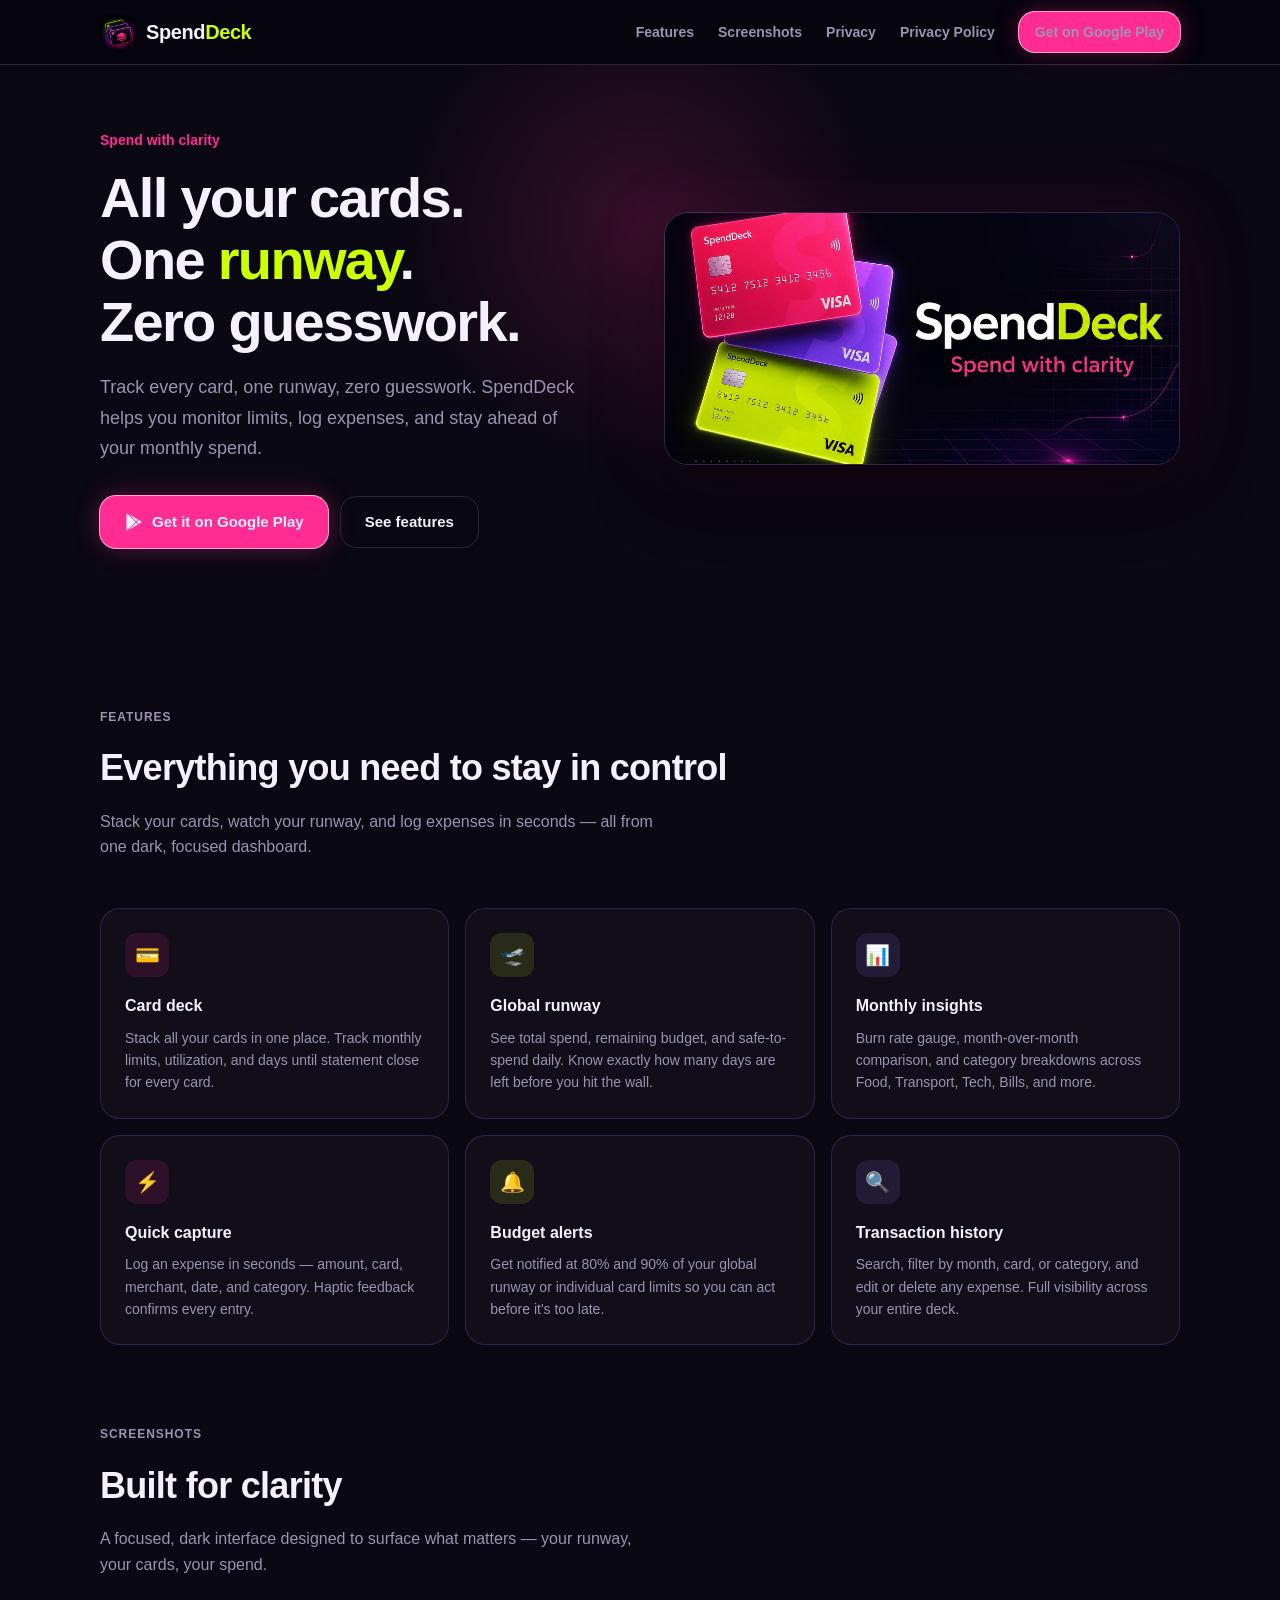
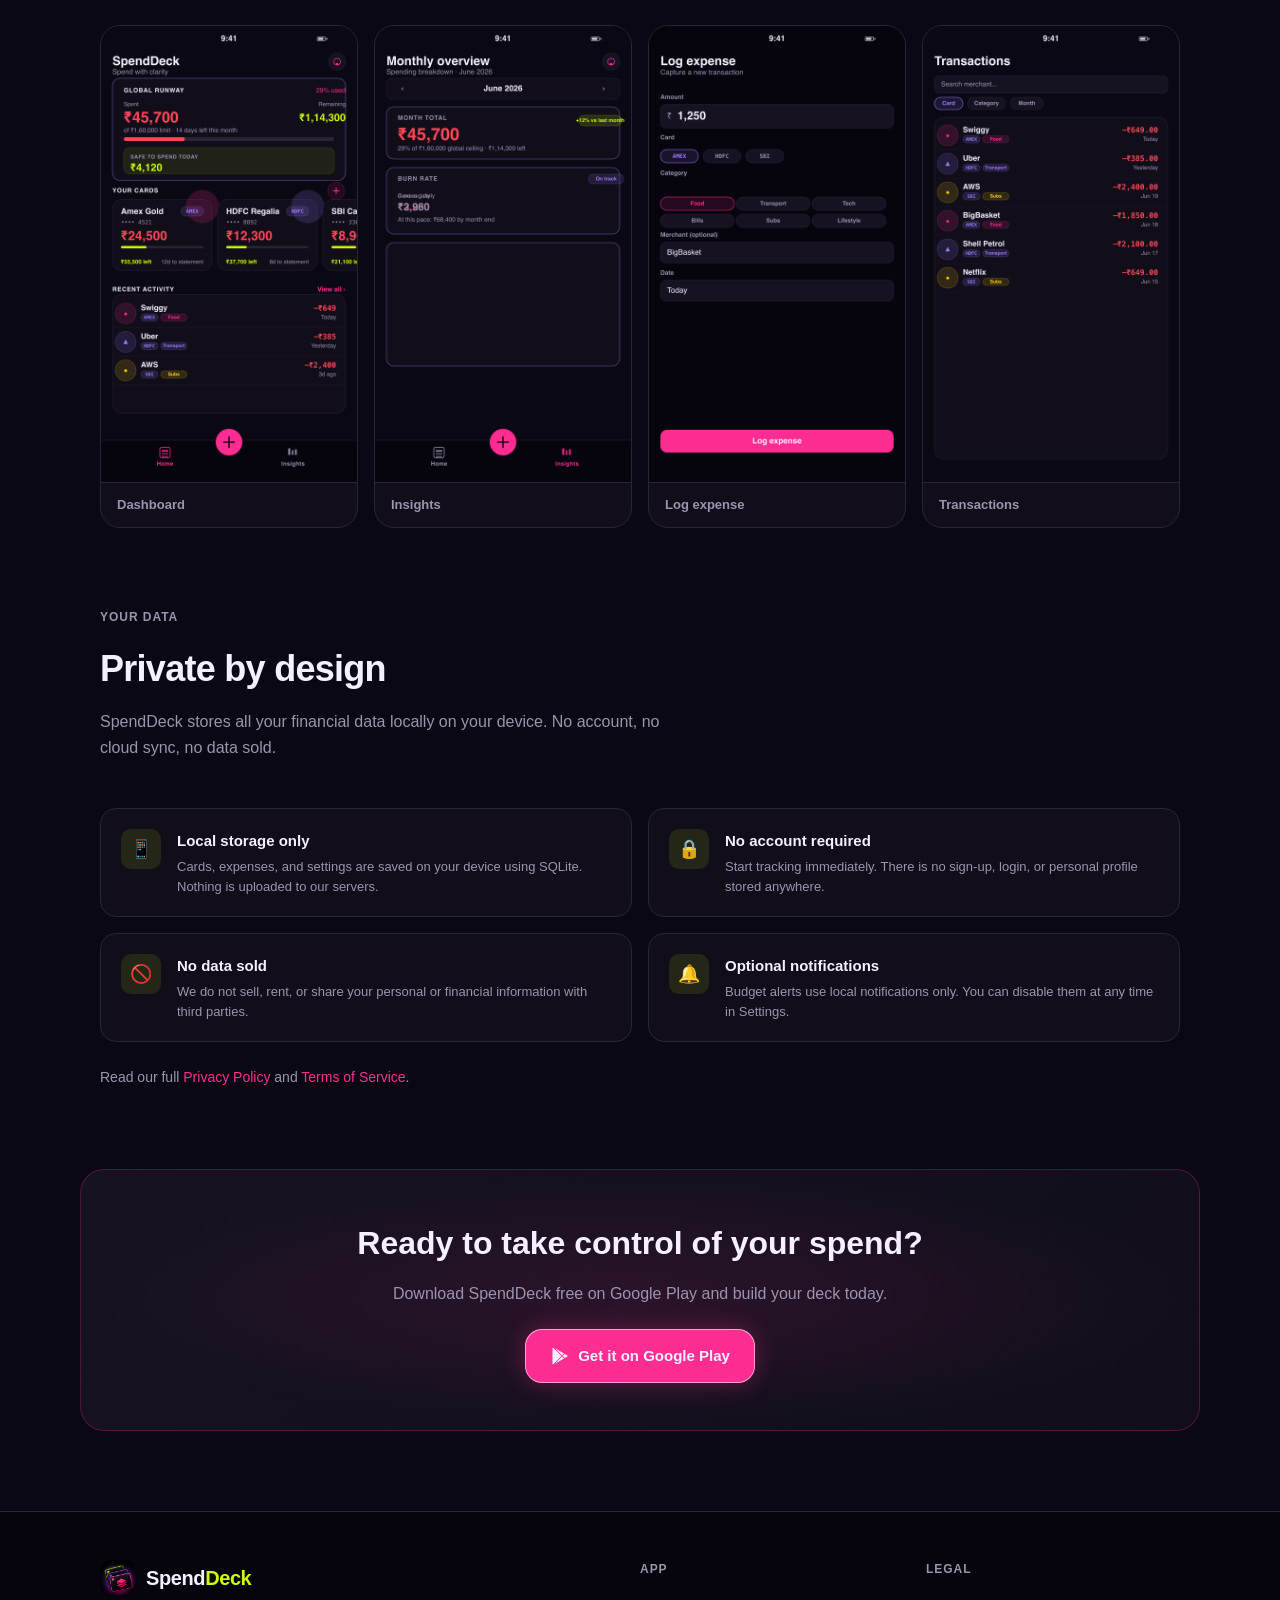
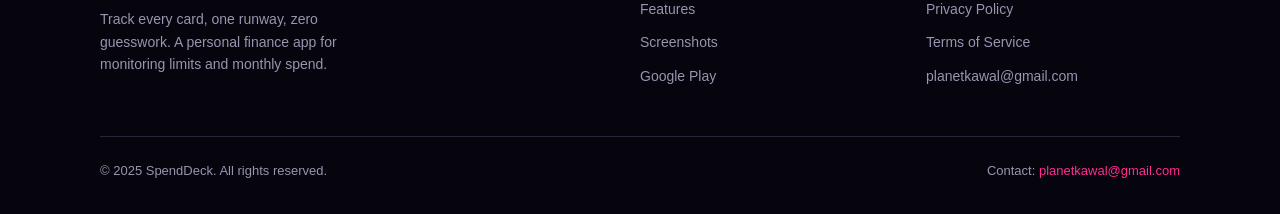
<file: index.html>
<!DOCTYPE html>
<html lang="en">
<head>
  <meta charset="UTF-8">
  <meta name="viewport" content="width=device-width, initial-scale=1.0">
  <meta name="description" content="SpendDeck — Track every card, one runway, zero guesswork. Monitor limits, log expenses, and stay ahead of your monthly spend.">
  <meta name="theme-color" content="#0A0812">
  <title>SpendDeck — Spend with clarity</title>
  <link rel="icon" type="image/png" href="assets/images/favicon.png">
  <link rel="apple-touch-icon" href="assets/images/play-store-icon-512.png">
  <link rel="stylesheet" href="css/styles.css">
</head>
<body>
  <header class="site-header">
    <div class="container header-inner">
      <a href="index.html" class="logo" aria-label="SpendDeck home">
        <img src="assets/images/play-store-icon-512.png" alt="SpendDeck icon" width="36" height="36">
        <span class="logo-text">
          <span class="spend">Spend</span><span class="deck">Deck</span>
        </span>
      </a>
      <button class="nav-toggle" aria-label="Toggle navigation" aria-expanded="false">
        <svg width="24" height="24" viewBox="0 0 24 24" fill="none" stroke="currentColor" stroke-width="2" stroke-linecap="round">
          <line x1="3" y1="6" x2="21" y2="6"/><line x1="3" y1="12" x2="21" y2="12"/><line x1="3" y1="18" x2="21" y2="18"/>
        </svg>
      </button>
      <nav>
        <ul class="nav-links">
          <li><a href="#features">Features</a></li>
          <li><a href="#screenshots">Screenshots</a></li>
          <li><a href="#privacy">Privacy</a></li>
          <li><a href="privacy.html">Privacy Policy</a></li>
          <li>
            <a href="https://play.google.com/store/apps/details?id=com.devkawal.spenddeckmobileapp" target="_blank" rel="noopener noreferrer" class="btn btn-primary btn-sm">Get on Google Play</a>
          </li>
        </ul>
      </nav>
    </div>
  </header>

  <main>
    <section class="hero">
      <div class="container hero-grid">
        <div class="hero-content">
          <p class="hero-eyebrow">Spend with clarity</p>
          <h1>All your cards.<br>One <span class="highlight">runway</span>.<br>Zero guesswork.</h1>
          <p class="hero-description">
            Track every card, one runway, zero guesswork. SpendDeck helps you monitor limits, log expenses, and stay ahead of your monthly spend.
          </p>
          <div class="hero-actions">
            <a href="https://play.google.com/store/apps/details?id=com.devkawal.spenddeckmobileapp" target="_blank" rel="noopener noreferrer" class="btn btn-primary">
              <svg width="20" height="20" viewBox="0 0 24 24" fill="currentColor"><path d="M3.609 1.814L13.792 12 3.61 22.186a1.003 1.003 0 0 1-.601-.92V2.734a1 1 0 0 1 .601-.92zm10.89 10.893l2.302 2.302-10.937 6.333 8.635-8.635zm3.199-3.198l2.807 1.626a1 1 0 0 1 0 1.73l-2.808 1.626L15.206 12l2.492-2.491zM5.864 2.658L16.8 8.99l-2.302 2.302L5.864 2.658z"/></svg>
              Get it on Google Play
            </a>
            <a href="#features" class="btn btn-outline">See features</a>
          </div>
        </div>
        <div class="hero-visual">
          <img
            src="assets/images/play-store-feature-graphic-1024x500.png"
            alt="SpendDeck app preview — dashboard, insights, and expense tracking"
            class="feature-graphic"
            width="1024"
            height="500"
          >
        </div>
      </div>
    </section>

    <section id="features" class="section">
      <div class="container">
        <p class="section-label">Features</p>
        <h2 class="section-title">Everything you need to stay in control</h2>
        <p class="section-subtitle">Stack your cards, watch your runway, and log expenses in seconds — all from one dark, focused dashboard.</p>
        <div class="features-grid">
          <article class="feature-card">
            <div class="feature-icon pink" aria-hidden="true">💳</div>
            <h3>Card deck</h3>
            <p>Stack all your cards in one place. Track monthly limits, utilization, and days until statement close for every card.</p>
          </article>
          <article class="feature-card">
            <div class="feature-icon mint" aria-hidden="true">🛫</div>
            <h3>Global runway</h3>
            <p>See total spend, remaining budget, and safe-to-spend daily. Know exactly how many days are left before you hit the wall.</p>
          </article>
          <article class="feature-card">
            <div class="feature-icon violet" aria-hidden="true">📊</div>
            <h3>Monthly insights</h3>
            <p>Burn rate gauge, month-over-month comparison, and category breakdowns across Food, Transport, Tech, Bills, and more.</p>
          </article>
          <article class="feature-card">
            <div class="feature-icon pink" aria-hidden="true">⚡</div>
            <h3>Quick capture</h3>
            <p>Log an expense in seconds — amount, card, merchant, date, and category. Haptic feedback confirms every entry.</p>
          </article>
          <article class="feature-card">
            <div class="feature-icon mint" aria-hidden="true">🔔</div>
            <h3>Budget alerts</h3>
            <p>Get notified at 80% and 90% of your global runway or individual card limits so you can act before it's too late.</p>
          </article>
          <article class="feature-card">
            <div class="feature-icon violet" aria-hidden="true">🔍</div>
            <h3>Transaction history</h3>
            <p>Search, filter by month, card, or category, and edit or delete any expense. Full visibility across your entire deck.</p>
          </article>
        </div>
      </div>
    </section>

    <section id="screenshots" class="section" style="padding-top: 0;">
      <div class="container">
        <p class="section-label">Screenshots</p>
        <h2 class="section-title">Built for clarity</h2>
        <p class="section-subtitle">A focused, dark interface designed to surface what matters — your runway, your cards, your spend.</p>
        <div class="screenshots-grid">
          <figure class="screenshot-card">
            <img src="assets/screenshots/01-home.png" alt="SpendDeck home screen showing global runway and card deck" loading="lazy">
            <figcaption class="screenshot-label">Dashboard</figcaption>
          </figure>
          <figure class="screenshot-card">
            <img src="assets/screenshots/02-insights.png" alt="SpendDeck insights screen with burn rate and category breakdown" loading="lazy">
            <figcaption class="screenshot-label">Insights</figcaption>
          </figure>
          <figure class="screenshot-card">
            <img src="assets/screenshots/03-capture.png" alt="SpendDeck expense capture screen" loading="lazy">
            <figcaption class="screenshot-label">Log expense</figcaption>
          </figure>
          <figure class="screenshot-card">
            <img src="assets/screenshots/04-transactions.png" alt="SpendDeck transactions list with filters" loading="lazy">
            <figcaption class="screenshot-label">Transactions</figcaption>
          </figure>
        </div>
      </div>
    </section>

    <section id="privacy" class="section" style="padding-top: 0;">
      <div class="container">
        <p class="section-label">Your data</p>
        <h2 class="section-title">Private by design</h2>
        <p class="section-subtitle">SpendDeck stores all your financial data locally on your device. No account, no cloud sync, no data sold.</p>
        <div class="trust-grid">
          <div class="trust-item">
            <div class="trust-icon" aria-hidden="true">📱</div>
            <div>
              <h3>Local storage only</h3>
              <p>Cards, expenses, and settings are saved on your device using SQLite. Nothing is uploaded to our servers.</p>
            </div>
          </div>
          <div class="trust-item">
            <div class="trust-icon" aria-hidden="true">🔒</div>
            <div>
              <h3>No account required</h3>
              <p>Start tracking immediately. There is no sign-up, login, or personal profile stored anywhere.</p>
            </div>
          </div>
          <div class="trust-item">
            <div class="trust-icon" aria-hidden="true">🚫</div>
            <div>
              <h3>No data sold</h3>
              <p>We do not sell, rent, or share your personal or financial information with third parties.</p>
            </div>
          </div>
          <div class="trust-item">
            <div class="trust-icon" aria-hidden="true">🔔</div>
            <div>
              <h3>Optional notifications</h3>
              <p>Budget alerts use local notifications only. You can disable them at any time in Settings.</p>
            </div>
          </div>
        </div>
        <p style="margin-top: 1.5rem; color: var(--steel); font-size: 0.875rem;">
          Read our full <a href="privacy.html">Privacy Policy</a> and <a href="terms.html">Terms of Service</a>.
        </p>
      </div>
    </section>

    <section class="cta-banner">
      <h2>Ready to take control of your spend?</h2>
      <p>Download SpendDeck free on Google Play and build your deck today.</p>
      <a href="https://play.google.com/store/apps/details?id=com.devkawal.spenddeckmobileapp" target="_blank" rel="noopener noreferrer" class="btn btn-primary">
        <svg width="20" height="20" viewBox="0 0 24 24" fill="currentColor"><path d="M3.609 1.814L13.792 12 3.61 22.186a1.003 1.003 0 0 1-.601-.92V2.734a1 1 0 0 1 .601-.92zm10.89 10.893l2.302 2.302-10.937 6.333 8.635-8.635zm3.199-3.198l2.807 1.626a1 1 0 0 1 0 1.73l-2.808 1.626L15.206 12l2.492-2.491zM5.864 2.658L16.8 8.99l-2.302 2.302L5.864 2.658z"/></svg>
        Get it on Google Play
      </a>
    </section>
  </main>

  <footer class="site-footer">
    <div class="container">
      <div class="footer-grid">
        <div class="footer-brand">
          <a href="index.html" class="logo">
            <img src="assets/images/play-store-icon-512.png" alt="" width="32" height="32">
            <span class="logo-text">
              <span class="spend">Spend</span><span class="deck">Deck</span>
            </span>
          </a>
          <p>Track every card, one runway, zero guesswork. A personal finance app for monitoring limits and monthly spend.</p>
        </div>
        <div class="footer-col">
          <h4>App</h4>
          <ul>
            <li><a href="#features">Features</a></li>
            <li><a href="#screenshots">Screenshots</a></li>
            <li><a href="https://play.google.com/store/apps/details?id=com.devkawal.spenddeckmobileapp" target="_blank" rel="noopener noreferrer">Google Play</a></li>
          </ul>
        </div>
        <div class="footer-col">
          <h4>Legal</h4>
          <ul>
            <li><a href="privacy.html">Privacy Policy</a></li>
            <li><a href="terms.html">Terms of Service</a></li>
            <li><a href="mailto:planetkawal@gmail.com">planetkawal@gmail.com</a></li>
          </ul>
        </div>
      </div>
      <div class="footer-bottom">
        <p>&copy; 2025 SpendDeck. All rights reserved.</p>
        <p>Contact: <a href="mailto:planetkawal@gmail.com">planetkawal@gmail.com</a></p>
      </div>
    </div>
  </footer>

  <script src="js/main.js"></script>
</body>
</html>
</file>
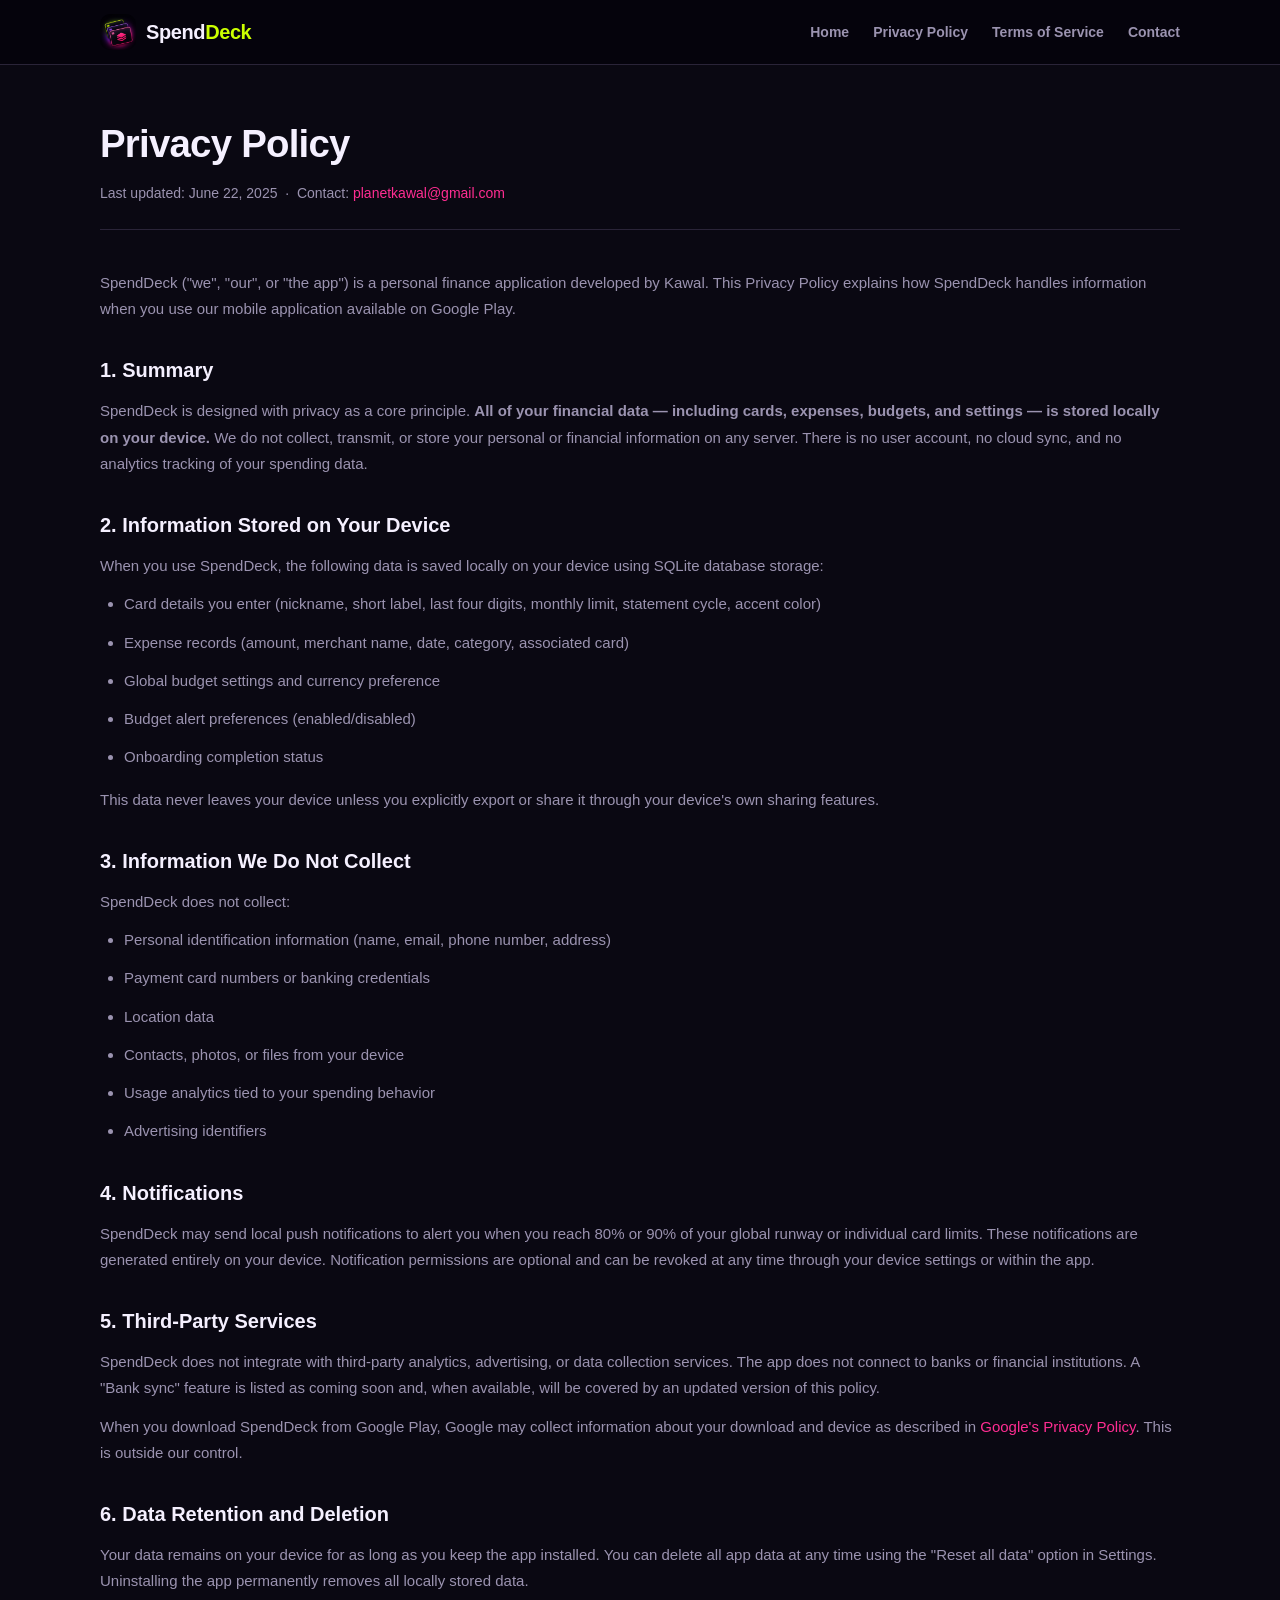
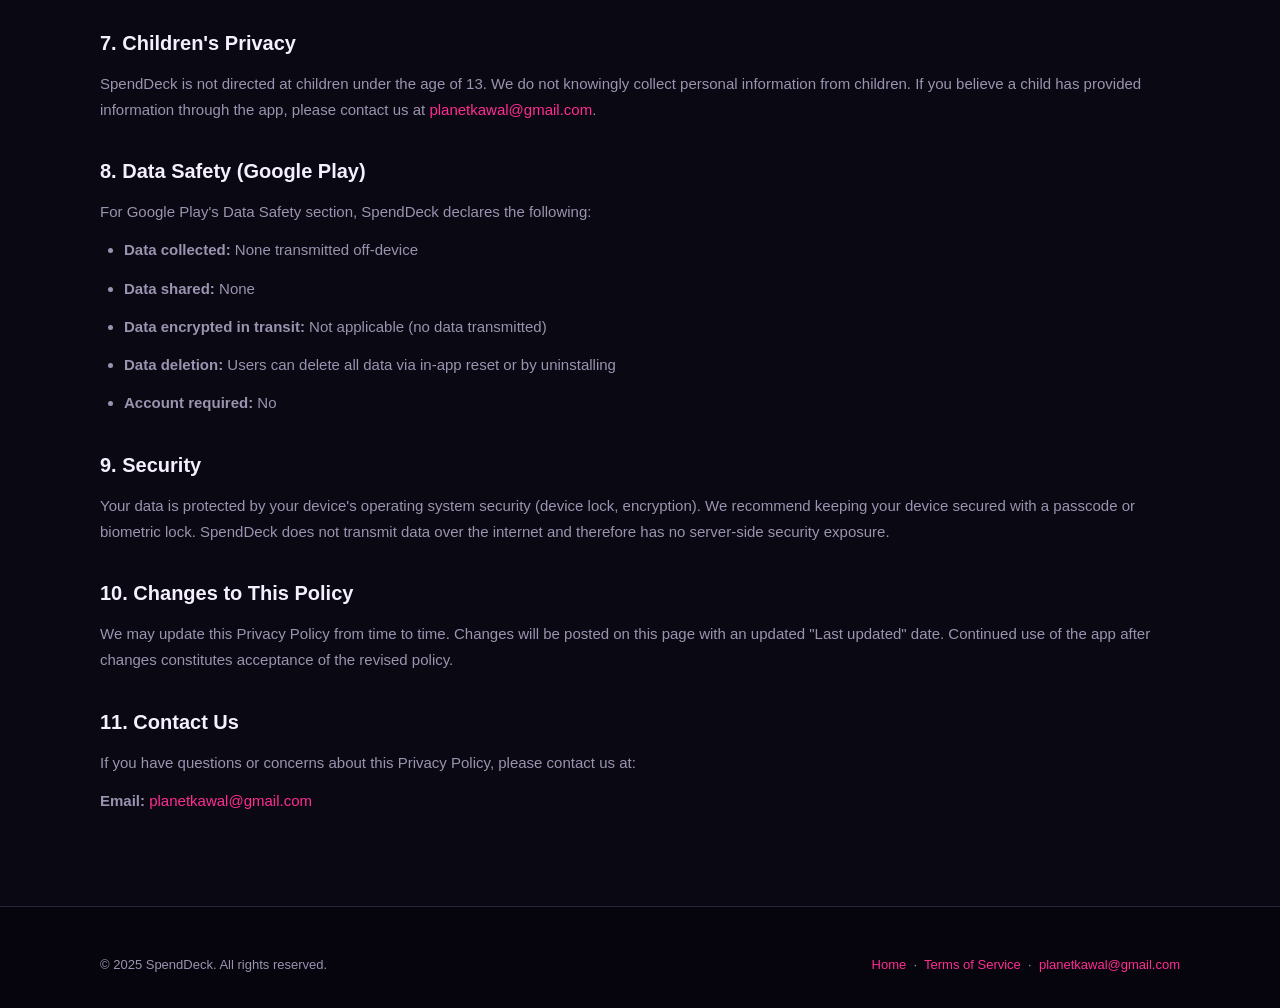
<file: privacy.html>
<!DOCTYPE html>
<html lang="en">
<head>
  <meta charset="UTF-8">
  <meta name="viewport" content="width=device-width, initial-scale=1.0">
  <meta name="description" content="SpendDeck Privacy Policy — how we handle your data. All financial data is stored locally on your device.">
  <meta name="theme-color" content="#0A0812">
  <title>Privacy Policy — SpendDeck</title>
  <link rel="icon" type="image/png" href="assets/images/favicon.png">
  <link rel="stylesheet" href="css/styles.css">
</head>
<body>
  <header class="site-header">
    <div class="container header-inner">
      <a href="index.html" class="logo" aria-label="SpendDeck home">
        <img src="assets/images/play-store-icon-512.png" alt="SpendDeck icon" width="36" height="36">
        <span class="logo-text">
          <span class="spend">Spend</span><span class="deck">Deck</span>
        </span>
      </a>
      <button class="nav-toggle" aria-label="Toggle navigation" aria-expanded="false">
        <svg width="24" height="24" viewBox="0 0 24 24" fill="none" stroke="currentColor" stroke-width="2" stroke-linecap="round">
          <line x1="3" y1="6" x2="21" y2="6"/><line x1="3" y1="12" x2="21" y2="12"/><line x1="3" y1="18" x2="21" y2="18"/>
        </svg>
      </button>
      <nav>
        <ul class="nav-links">
          <li><a href="index.html">Home</a></li>
          <li><a href="privacy.html">Privacy Policy</a></li>
          <li><a href="terms.html">Terms of Service</a></li>
          <li><a href="mailto:planetkawal@gmail.com">Contact</a></li>
        </ul>
      </nav>
    </div>
  </header>

  <main class="legal-page">
    <div class="container">
      <h1>Privacy Policy</h1>
      <p class="legal-meta">Last updated: June 22, 2025 &nbsp;·&nbsp; Contact: <a href="mailto:planetkawal@gmail.com">planetkawal@gmail.com</a></p>

      <div class="legal-content">
        <p>
          SpendDeck ("we", "our", or "the app") is a personal finance application developed by Kawal. This Privacy Policy explains how SpendDeck handles information when you use our mobile application available on Google Play.
        </p>

        <h2>1. Summary</h2>
        <p>
          SpendDeck is designed with privacy as a core principle. <strong>All of your financial data — including cards, expenses, budgets, and settings — is stored locally on your device.</strong> We do not collect, transmit, or store your personal or financial information on any server. There is no user account, no cloud sync, and no analytics tracking of your spending data.
        </p>

        <h2>2. Information Stored on Your Device</h2>
        <p>When you use SpendDeck, the following data is saved locally on your device using SQLite database storage:</p>
        <ul>
          <li>Card details you enter (nickname, short label, last four digits, monthly limit, statement cycle, accent color)</li>
          <li>Expense records (amount, merchant name, date, category, associated card)</li>
          <li>Global budget settings and currency preference</li>
          <li>Budget alert preferences (enabled/disabled)</li>
          <li>Onboarding completion status</li>
        </ul>
        <p>This data never leaves your device unless you explicitly export or share it through your device's own sharing features.</p>

        <h2>3. Information We Do Not Collect</h2>
        <p>SpendDeck does not collect:</p>
        <ul>
          <li>Personal identification information (name, email, phone number, address)</li>
          <li>Payment card numbers or banking credentials</li>
          <li>Location data</li>
          <li>Contacts, photos, or files from your device</li>
          <li>Usage analytics tied to your spending behavior</li>
          <li>Advertising identifiers</li>
        </ul>

        <h2>4. Notifications</h2>
        <p>
          SpendDeck may send local push notifications to alert you when you reach 80% or 90% of your global runway or individual card limits. These notifications are generated entirely on your device. Notification permissions are optional and can be revoked at any time through your device settings or within the app.
        </p>

        <h2>5. Third-Party Services</h2>
        <p>
          SpendDeck does not integrate with third-party analytics, advertising, or data collection services. The app does not connect to banks or financial institutions. A "Bank sync" feature is listed as coming soon and, when available, will be covered by an updated version of this policy.
        </p>
        <p>
          When you download SpendDeck from Google Play, Google may collect information about your download and device as described in <a href="https://policies.google.com/privacy" target="_blank" rel="noopener noreferrer">Google's Privacy Policy</a>. This is outside our control.
        </p>

        <h2>6. Data Retention and Deletion</h2>
        <p>
          Your data remains on your device for as long as you keep the app installed. You can delete all app data at any time using the "Reset all data" option in Settings. Uninstalling the app permanently removes all locally stored data.
        </p>

        <h2>7. Children's Privacy</h2>
        <p>
          SpendDeck is not directed at children under the age of 13. We do not knowingly collect personal information from children. If you believe a child has provided information through the app, please contact us at <a href="mailto:planetkawal@gmail.com">planetkawal@gmail.com</a>.
        </p>

        <h2>8. Data Safety (Google Play)</h2>
        <p>For Google Play's Data Safety section, SpendDeck declares the following:</p>
        <ul>
          <li><strong>Data collected:</strong> None transmitted off-device</li>
          <li><strong>Data shared:</strong> None</li>
          <li><strong>Data encrypted in transit:</strong> Not applicable (no data transmitted)</li>
          <li><strong>Data deletion:</strong> Users can delete all data via in-app reset or by uninstalling</li>
          <li><strong>Account required:</strong> No</li>
        </ul>

        <h2>9. Security</h2>
        <p>
          Your data is protected by your device's operating system security (device lock, encryption). We recommend keeping your device secured with a passcode or biometric lock. SpendDeck does not transmit data over the internet and therefore has no server-side security exposure.
        </p>

        <h2>10. Changes to This Policy</h2>
        <p>
          We may update this Privacy Policy from time to time. Changes will be posted on this page with an updated "Last updated" date. Continued use of the app after changes constitutes acceptance of the revised policy.
        </p>

        <h2>11. Contact Us</h2>
        <p>
          If you have questions or concerns about this Privacy Policy, please contact us at:
        </p>
        <p>
          <strong>Email:</strong> <a href="mailto:planetkawal@gmail.com">planetkawal@gmail.com</a>
        </p>
      </div>
    </div>
  </main>

  <footer class="site-footer">
    <div class="container">
      <div class="footer-bottom" style="border-top: none; padding-top: 0;">
        <p>&copy; 2025 SpendDeck. All rights reserved.</p>
        <p>
          <a href="index.html">Home</a> &nbsp;·&nbsp;
          <a href="terms.html">Terms of Service</a> &nbsp;·&nbsp;
          <a href="mailto:planetkawal@gmail.com">planetkawal@gmail.com</a>
        </p>
      </div>
    </div>
  </footer>

  <script src="js/main.js"></script>
</body>
</html>
</file>
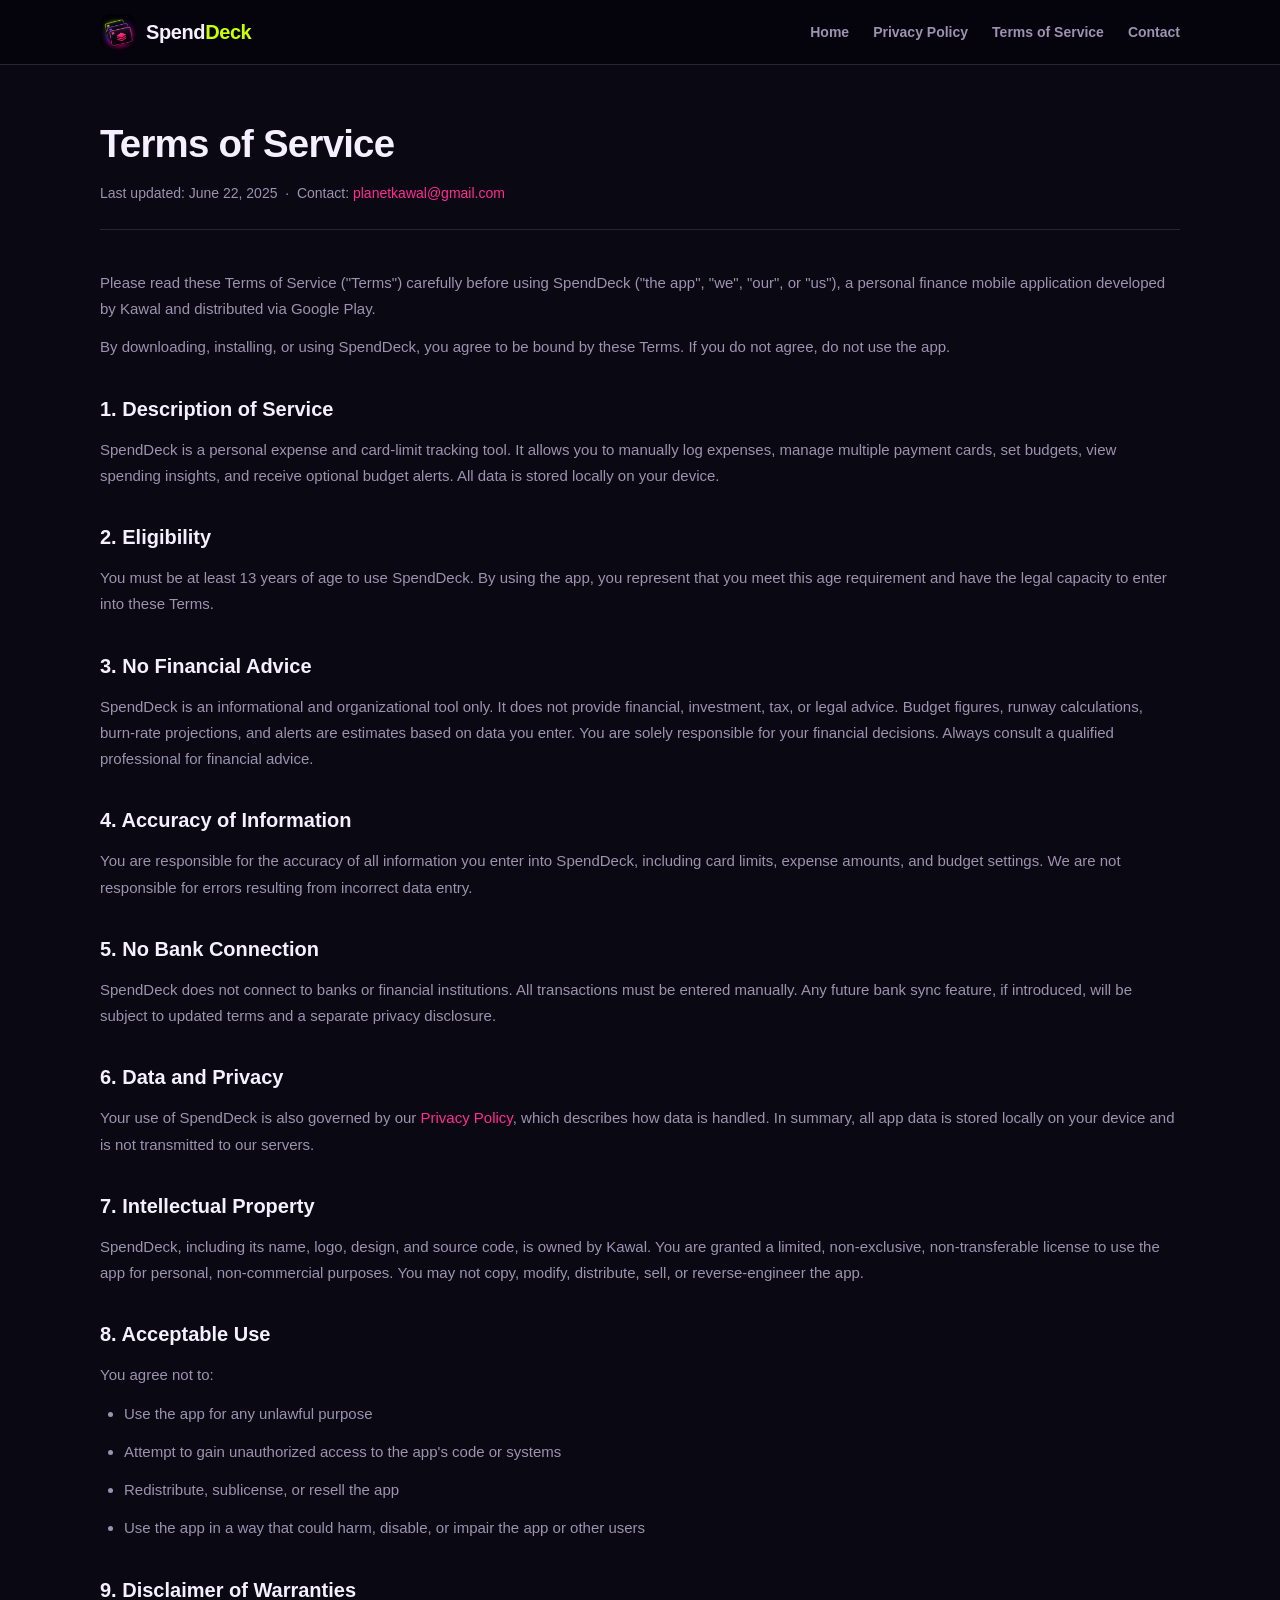
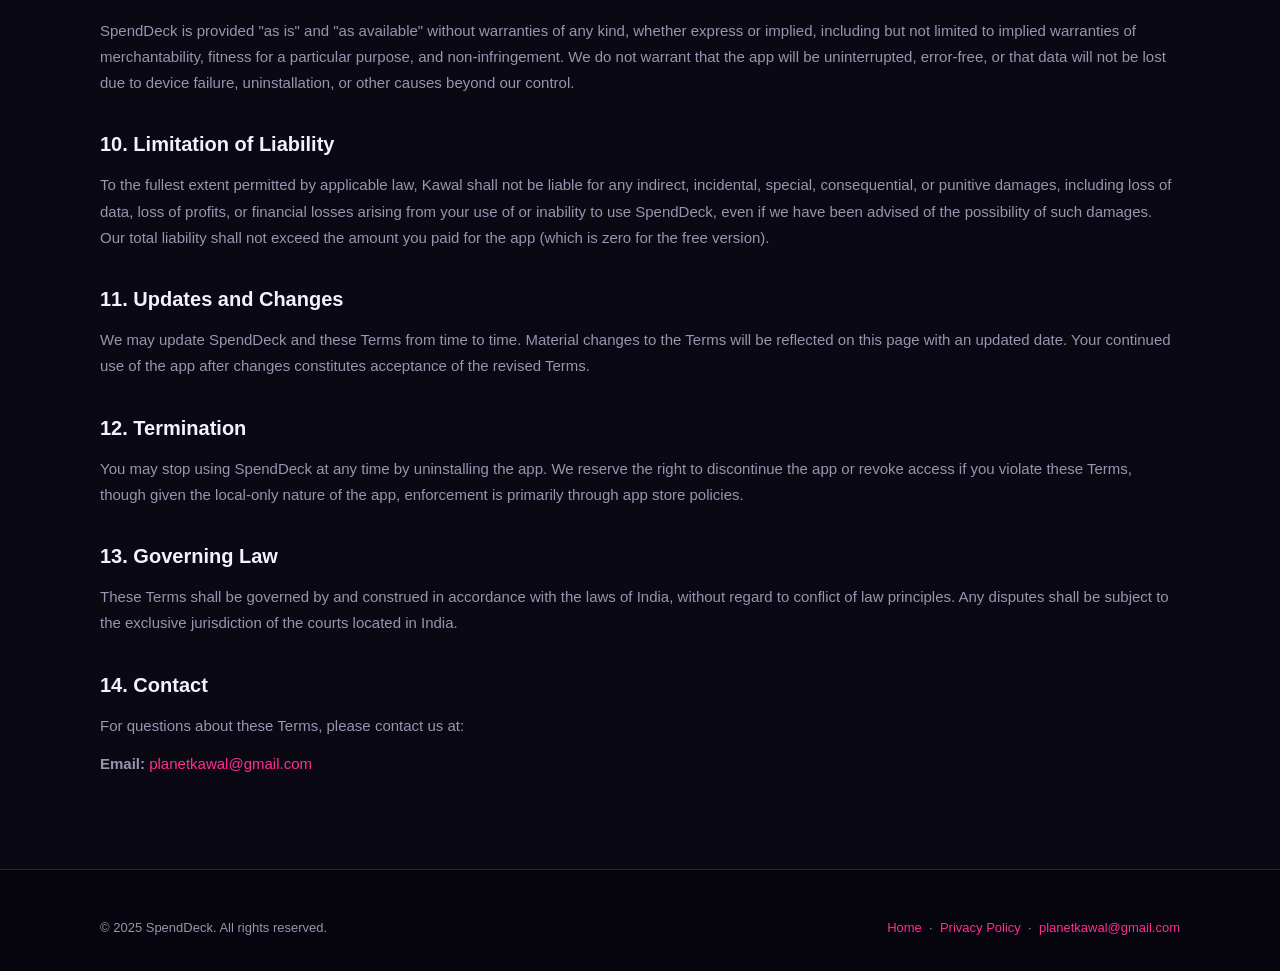
<file: terms.html>
<!DOCTYPE html>
<html lang="en">
<head>
  <meta charset="UTF-8">
  <meta name="viewport" content="width=device-width, initial-scale=1.0">
  <meta name="description" content="SpendDeck Terms of Service — terms and conditions for using the SpendDeck mobile application.">
  <meta name="theme-color" content="#0A0812">
  <title>Terms of Service — SpendDeck</title>
  <link rel="icon" type="image/png" href="assets/images/favicon.png">
  <link rel="stylesheet" href="css/styles.css">
</head>
<body>
  <header class="site-header">
    <div class="container header-inner">
      <a href="index.html" class="logo" aria-label="SpendDeck home">
        <img src="assets/images/play-store-icon-512.png" alt="SpendDeck icon" width="36" height="36">
        <span class="logo-text">
          <span class="spend">Spend</span><span class="deck">Deck</span>
        </span>
      </a>
      <button class="nav-toggle" aria-label="Toggle navigation" aria-expanded="false">
        <svg width="24" height="24" viewBox="0 0 24 24" fill="none" stroke="currentColor" stroke-width="2" stroke-linecap="round">
          <line x1="3" y1="6" x2="21" y2="6"/><line x1="3" y1="12" x2="21" y2="12"/><line x1="3" y1="18" x2="21" y2="18"/>
        </svg>
      </button>
      <nav>
        <ul class="nav-links">
          <li><a href="index.html">Home</a></li>
          <li><a href="privacy.html">Privacy Policy</a></li>
          <li><a href="terms.html">Terms of Service</a></li>
          <li><a href="mailto:planetkawal@gmail.com">Contact</a></li>
        </ul>
      </nav>
    </div>
  </header>

  <main class="legal-page">
    <div class="container">
      <h1>Terms of Service</h1>
      <p class="legal-meta">Last updated: June 22, 2025 &nbsp;·&nbsp; Contact: <a href="mailto:planetkawal@gmail.com">planetkawal@gmail.com</a></p>

      <div class="legal-content">
        <p>
          Please read these Terms of Service ("Terms") carefully before using SpendDeck ("the app", "we", "our", or "us"), a personal finance mobile application developed by Kawal and distributed via Google Play.
        </p>
        <p>
          By downloading, installing, or using SpendDeck, you agree to be bound by these Terms. If you do not agree, do not use the app.
        </p>

        <h2>1. Description of Service</h2>
        <p>
          SpendDeck is a personal expense and card-limit tracking tool. It allows you to manually log expenses, manage multiple payment cards, set budgets, view spending insights, and receive optional budget alerts. All data is stored locally on your device.
        </p>

        <h2>2. Eligibility</h2>
        <p>
          You must be at least 13 years of age to use SpendDeck. By using the app, you represent that you meet this age requirement and have the legal capacity to enter into these Terms.
        </p>

        <h2>3. No Financial Advice</h2>
        <p>
          SpendDeck is an informational and organizational tool only. It does not provide financial, investment, tax, or legal advice. Budget figures, runway calculations, burn-rate projections, and alerts are estimates based on data you enter. You are solely responsible for your financial decisions. Always consult a qualified professional for financial advice.
        </p>

        <h2>4. Accuracy of Information</h2>
        <p>
          You are responsible for the accuracy of all information you enter into SpendDeck, including card limits, expense amounts, and budget settings. We are not responsible for errors resulting from incorrect data entry.
        </p>

        <h2>5. No Bank Connection</h2>
        <p>
          SpendDeck does not connect to banks or financial institutions. All transactions must be entered manually. Any future bank sync feature, if introduced, will be subject to updated terms and a separate privacy disclosure.
        </p>

        <h2>6. Data and Privacy</h2>
        <p>
          Your use of SpendDeck is also governed by our <a href="privacy.html">Privacy Policy</a>, which describes how data is handled. In summary, all app data is stored locally on your device and is not transmitted to our servers.
        </p>

        <h2>7. Intellectual Property</h2>
        <p>
          SpendDeck, including its name, logo, design, and source code, is owned by Kawal. You are granted a limited, non-exclusive, non-transferable license to use the app for personal, non-commercial purposes. You may not copy, modify, distribute, sell, or reverse-engineer the app.
        </p>

        <h2>8. Acceptable Use</h2>
        <p>You agree not to:</p>
        <ul>
          <li>Use the app for any unlawful purpose</li>
          <li>Attempt to gain unauthorized access to the app's code or systems</li>
          <li>Redistribute, sublicense, or resell the app</li>
          <li>Use the app in a way that could harm, disable, or impair the app or other users</li>
        </ul>

        <h2>9. Disclaimer of Warranties</h2>
        <p>
          SpendDeck is provided "as is" and "as available" without warranties of any kind, whether express or implied, including but not limited to implied warranties of merchantability, fitness for a particular purpose, and non-infringement. We do not warrant that the app will be uninterrupted, error-free, or that data will not be lost due to device failure, uninstallation, or other causes beyond our control.
        </p>

        <h2>10. Limitation of Liability</h2>
        <p>
          To the fullest extent permitted by applicable law, Kawal shall not be liable for any indirect, incidental, special, consequential, or punitive damages, including loss of data, loss of profits, or financial losses arising from your use of or inability to use SpendDeck, even if we have been advised of the possibility of such damages. Our total liability shall not exceed the amount you paid for the app (which is zero for the free version).
        </p>

        <h2>11. Updates and Changes</h2>
        <p>
          We may update SpendDeck and these Terms from time to time. Material changes to the Terms will be reflected on this page with an updated date. Your continued use of the app after changes constitutes acceptance of the revised Terms.
        </p>

        <h2>12. Termination</h2>
        <p>
          You may stop using SpendDeck at any time by uninstalling the app. We reserve the right to discontinue the app or revoke access if you violate these Terms, though given the local-only nature of the app, enforcement is primarily through app store policies.
        </p>

        <h2>13. Governing Law</h2>
        <p>
          These Terms shall be governed by and construed in accordance with the laws of India, without regard to conflict of law principles. Any disputes shall be subject to the exclusive jurisdiction of the courts located in India.
        </p>

        <h2>14. Contact</h2>
        <p>
          For questions about these Terms, please contact us at:
        </p>
        <p>
          <strong>Email:</strong> <a href="mailto:planetkawal@gmail.com">planetkawal@gmail.com</a>
        </p>
      </div>
    </div>
  </main>

  <footer class="site-footer">
    <div class="container">
      <div class="footer-bottom" style="border-top: none; padding-top: 0;">
        <p>&copy; 2025 SpendDeck. All rights reserved.</p>
        <p>
          <a href="index.html">Home</a> &nbsp;·&nbsp;
          <a href="privacy.html">Privacy Policy</a> &nbsp;·&nbsp;
          <a href="mailto:planetkawal@gmail.com">planetkawal@gmail.com</a>
        </p>
      </div>
    </div>
  </footer>

  <script src="js/main.js"></script>
</body>
</html>
</file>
<file: css/styles.css>
/* SpendDeck — static site styles (matches mobile app palette) */

:root {
  --carbon: #0a0812;
  --carbon-deep: #06040c;
  --anthracite: #161222;
  --anthracite-deep: #110e1a;
  --trim: #2a2438;
  --pink: #ff2d92;
  --pink-pressed: #e0267f;
  --pink-glow: #ffb8dc;
  --mint: #ccff00;
  --violet: #9d7bff;
  --titanium: #f5f0ff;
  --steel: #9b93b0;
  --spent: #ff4757;
  --max-width: 1120px;
  --radius-lg: 16px;
  --radius-xl: 20px;
  --radius-2xl: 24px;
}

*,
*::before,
*::after {
  box-sizing: border-box;
  margin: 0;
  padding: 0;
}

html {
  scroll-behavior: smooth;
}

body {
  font-family: -apple-system, BlinkMacSystemFont, 'Segoe UI', Roboto, 'Helvetica Neue', Arial, sans-serif;
  background-color: var(--carbon);
  color: var(--titanium);
  line-height: 1.6;
  -webkit-font-smoothing: antialiased;
}

a {
  color: var(--pink);
  text-decoration: none;
  transition: color 0.15s ease;
}

a:hover {
  color: var(--pink-glow);
}

img {
  max-width: 100%;
  height: auto;
  display: block;
}

/* ── Layout ── */

.container {
  width: 100%;
  max-width: var(--max-width);
  margin: 0 auto;
  padding: 0 1.25rem;
}

/* ── Header ── */

.site-header {
  position: sticky;
  top: 0;
  z-index: 100;
  background: rgba(6, 4, 12, 0.92);
  backdrop-filter: blur(12px);
  border-bottom: 1px solid var(--trim);
}

.header-inner {
  display: flex;
  align-items: center;
  justify-content: space-between;
  height: 64px;
}

.logo {
  display: flex;
  align-items: center;
  gap: 0.625rem;
  text-decoration: none;
}

.logo img {
  width: 36px;
  height: 36px;
  border-radius: 10px;
}

.logo-text .spend {
  font-size: 1.25rem;
  font-weight: 900;
  letter-spacing: -0.02em;
  color: var(--titanium);
}

.logo-text .deck {
  font-size: 1.25rem;
  font-weight: 900;
  letter-spacing: -0.02em;
  color: var(--mint);
}

.nav-links {
  display: flex;
  align-items: center;
  gap: 1.5rem;
  list-style: none;
}

.nav-links a {
  color: var(--steel);
  font-size: 0.875rem;
  font-weight: 600;
}

.nav-links a:hover {
  color: var(--titanium);
}

.nav-toggle {
  display: none;
  background: none;
  border: none;
  color: var(--titanium);
  cursor: pointer;
  padding: 0.5rem;
}

/* ── Buttons ── */

.btn {
  display: inline-flex;
  align-items: center;
  justify-content: center;
  gap: 0.5rem;
  min-height: 52px;
  padding: 0 1.5rem;
  border-radius: var(--radius-lg);
  font-size: 0.9375rem;
  font-weight: 700;
  text-decoration: none;
  cursor: pointer;
  border: none;
  transition: transform 0.15s ease, box-shadow 0.15s ease, background 0.15s ease;
}

.btn:active {
  transform: scale(0.98);
}

.btn-primary {
  background: var(--pink);
  color: var(--titanium);
  box-shadow: 0 0 24px rgba(255, 45, 146, 0.35), 0 0 0 1px var(--pink-glow);
}

.btn-primary:hover {
  background: var(--pink-pressed);
  color: var(--titanium);
  box-shadow: 0 0 32px rgba(255, 45, 146, 0.45), 0 0 0 1px var(--pink-glow);
}

.btn-outline {
  background: transparent;
  color: var(--titanium);
  border: 1px solid var(--trim);
}

.btn-outline:hover {
  border-color: var(--violet);
  color: var(--titanium);
  background: rgba(157, 123, 255, 0.08);
}

.btn-sm {
  min-height: 40px;
  padding: 0 1rem;
  font-size: 0.8125rem;
}

/* ── Hero ── */

.hero {
  padding: 4rem 0 5rem;
  position: relative;
  overflow: hidden;
}

.hero::before {
  content: '';
  position: absolute;
  top: -80px;
  left: 50%;
  transform: translateX(-50%);
  width: 480px;
  height: 480px;
  background: radial-gradient(circle, rgba(255, 45, 146, 0.18) 0%, transparent 70%);
  pointer-events: none;
}

.hero-grid {
  display: grid;
  grid-template-columns: 1fr 1fr;
  gap: 3rem;
  align-items: center;
}

.hero-content {
  position: relative;
}

.hero-eyebrow {
  font-size: 0.875rem;
  font-weight: 600;
  color: var(--pink);
  margin-bottom: 1rem;
}

.hero h1 {
  font-size: clamp(2.25rem, 5vw, 3.5rem);
  font-weight: 900;
  letter-spacing: -0.03em;
  line-height: 1.1;
  margin-bottom: 1.25rem;
}

.hero h1 .highlight {
  color: var(--mint);
}

.hero-description {
  font-size: 1.125rem;
  color: var(--steel);
  max-width: 480px;
  margin-bottom: 2rem;
  line-height: 1.7;
}

.hero-actions {
  display: flex;
  flex-wrap: wrap;
  gap: 0.75rem;
}

.hero-visual {
  display: flex;
  justify-content: center;
  position: relative;
}

.feature-graphic {
  border-radius: var(--radius-2xl);
  border: 1px solid rgba(157, 123, 255, 0.25);
  box-shadow: 0 24px 64px rgba(0, 0, 0, 0.5), 0 0 80px rgba(255, 45, 146, 0.12);
}

/* ── Sections ── */

.section {
  padding: 5rem 0;
}

.section-label {
  font-size: 0.75rem;
  font-weight: 700;
  text-transform: uppercase;
  letter-spacing: 0.08em;
  color: var(--steel);
  margin-bottom: 0.75rem;
}

.section-title {
  font-size: clamp(1.75rem, 3vw, 2.25rem);
  font-weight: 900;
  letter-spacing: -0.02em;
  margin-bottom: 0.75rem;
}

.section-subtitle {
  color: var(--steel);
  font-size: 1rem;
  max-width: 560px;
  margin-bottom: 3rem;
}

/* ── Feature cards ── */

.features-grid {
  display: grid;
  grid-template-columns: repeat(3, 1fr);
  gap: 1rem;
}

.feature-card {
  background: var(--anthracite-deep);
  border: 1px solid rgba(157, 123, 255, 0.2);
  border-radius: var(--radius-xl);
  padding: 1.5rem;
  transition: border-color 0.2s ease, transform 0.2s ease;
}

.feature-card:hover {
  border-color: rgba(255, 45, 146, 0.35);
  transform: translateY(-2px);
}

.feature-icon {
  width: 44px;
  height: 44px;
  border-radius: 12px;
  display: flex;
  align-items: center;
  justify-content: center;
  margin-bottom: 1rem;
  font-size: 1.25rem;
}

.feature-icon.pink {
  background: rgba(255, 45, 146, 0.12);
  color: var(--pink);
}

.feature-icon.mint {
  background: rgba(204, 255, 0, 0.12);
  color: var(--mint);
}

.feature-icon.violet {
  background: rgba(157, 123, 255, 0.12);
  color: var(--violet);
}

.feature-card h3 {
  font-size: 1rem;
  font-weight: 700;
  margin-bottom: 0.5rem;
}

.feature-card p {
  font-size: 0.875rem;
  color: var(--steel);
  line-height: 1.6;
}

/* ── Screenshots ── */

.screenshots-grid {
  display: grid;
  grid-template-columns: repeat(4, 1fr);
  gap: 1rem;
}

.screenshot-card {
  border-radius: var(--radius-xl);
  overflow: hidden;
  border: 1px solid var(--trim);
  background: var(--anthracite-deep);
  transition: border-color 0.2s ease, transform 0.2s ease;
}

.screenshot-card:hover {
  border-color: rgba(255, 45, 146, 0.4);
  transform: translateY(-4px);
}

.screenshot-card img {
  width: 100%;
  aspect-ratio: 9 / 16;
  object-fit: cover;
  object-position: top;
}

.screenshot-label {
  padding: 0.75rem 1rem;
  font-size: 0.8125rem;
  font-weight: 600;
  color: var(--steel);
  border-top: 1px solid var(--trim);
}

/* ── Data safety / trust ── */

.trust-grid {
  display: grid;
  grid-template-columns: repeat(2, 1fr);
  gap: 1rem;
}

.trust-item {
  display: flex;
  gap: 1rem;
  padding: 1.25rem;
  background: var(--anthracite-deep);
  border: 1px solid var(--trim);
  border-radius: var(--radius-lg);
}

.trust-icon {
  flex-shrink: 0;
  width: 40px;
  height: 40px;
  border-radius: 10px;
  display: flex;
  align-items: center;
  justify-content: center;
  background: rgba(204, 255, 0, 0.1);
  color: var(--mint);
  font-size: 1.125rem;
}

.trust-item h3 {
  font-size: 0.9375rem;
  font-weight: 700;
  margin-bottom: 0.25rem;
}

.trust-item p {
  font-size: 0.8125rem;
  color: var(--steel);
  line-height: 1.5;
}

/* ── CTA banner ── */

.cta-banner {
  margin: 0 1.25rem 5rem;
  max-width: var(--max-width);
  margin-left: auto;
  margin-right: auto;
  padding: 3rem;
  background: linear-gradient(135deg, var(--anthracite) 0%, var(--anthracite-deep) 100%);
  border: 1px solid rgba(255, 45, 146, 0.25);
  border-radius: var(--radius-2xl);
  text-align: center;
  position: relative;
  overflow: hidden;
}

.cta-banner::before {
  content: '';
  position: absolute;
  inset: 0;
  background: radial-gradient(ellipse at center, rgba(255, 45, 146, 0.1) 0%, transparent 70%);
  pointer-events: none;
}

.cta-banner h2 {
  font-size: clamp(1.5rem, 3vw, 2rem);
  font-weight: 900;
  margin-bottom: 0.75rem;
  position: relative;
}

.cta-banner p {
  color: var(--steel);
  margin-bottom: 1.5rem;
  position: relative;
}

.cta-banner .btn {
  position: relative;
}

/* ── Legal / content pages ── */

.legal-page {
  padding: 3rem 0 5rem;
}

.legal-page h1 {
  font-size: clamp(1.75rem, 3vw, 2.5rem);
  font-weight: 900;
  letter-spacing: -0.02em;
  margin-bottom: 0.5rem;
}

.legal-meta {
  color: var(--steel);
  font-size: 0.875rem;
  margin-bottom: 2.5rem;
  padding-bottom: 1.5rem;
  border-bottom: 1px solid var(--trim);
}

.legal-content h2 {
  font-size: 1.25rem;
  font-weight: 800;
  margin: 2rem 0 0.75rem;
  color: var(--titanium);
}

.legal-content h3 {
  font-size: 1rem;
  font-weight: 700;
  margin: 1.5rem 0 0.5rem;
  color: var(--titanium);
}

.legal-content p,
.legal-content li {
  color: var(--steel);
  font-size: 0.9375rem;
  line-height: 1.75;
  margin-bottom: 0.75rem;
}

.legal-content ul {
  padding-left: 1.5rem;
  margin-bottom: 1rem;
}

.legal-content a {
  word-break: break-all;
}

/* ── Footer ── */

.site-footer {
  background: var(--carbon-deep);
  border-top: 1px solid var(--trim);
  padding: 3rem 0 2rem;
}

.footer-grid {
  display: grid;
  grid-template-columns: 2fr 1fr 1fr;
  gap: 2rem;
  margin-bottom: 2.5rem;
}

.footer-brand p {
  color: var(--steel);
  font-size: 0.875rem;
  margin-top: 0.75rem;
  max-width: 280px;
  line-height: 1.6;
}

.footer-col h4 {
  font-size: 0.75rem;
  font-weight: 700;
  text-transform: uppercase;
  letter-spacing: 0.08em;
  color: var(--steel);
  margin-bottom: 1rem;
}

.footer-col ul {
  list-style: none;
}

.footer-col li {
  margin-bottom: 0.5rem;
}

.footer-col a {
  color: var(--steel);
  font-size: 0.875rem;
  font-weight: 500;
}

.footer-col a:hover {
  color: var(--titanium);
}

.footer-bottom {
  padding-top: 1.5rem;
  border-top: 1px solid var(--trim);
  display: flex;
  flex-wrap: wrap;
  justify-content: space-between;
  align-items: center;
  gap: 0.75rem;
}

.footer-bottom p {
  color: var(--steel);
  font-size: 0.8125rem;
}

/* ── Play badge ── */

.play-badge {
  display: inline-flex;
  align-items: center;
  gap: 0.625rem;
  background: var(--anthracite-deep);
  border: 1px solid var(--trim);
  border-radius: 12px;
  padding: 0.5rem 1rem 0.5rem 0.75rem;
  text-decoration: none;
  transition: border-color 0.15s ease, background 0.15s ease;
}

.play-badge:hover {
  border-color: var(--pink);
  background: rgba(255, 45, 146, 0.08);
}

.play-badge svg {
  flex-shrink: 0;
}

.play-badge-text {
  display: flex;
  flex-direction: column;
  line-height: 1.2;
}

.play-badge-text small {
  font-size: 0.625rem;
  color: var(--steel);
  font-weight: 500;
  text-transform: uppercase;
  letter-spacing: 0.04em;
}

.play-badge-text span {
  font-size: 0.9375rem;
  font-weight: 700;
  color: var(--titanium);
}

/* ── Responsive ── */

@media (max-width: 900px) {
  .hero-grid {
    grid-template-columns: 1fr;
    text-align: center;
  }

  .hero-description {
    margin-left: auto;
    margin-right: auto;
  }

  .hero-actions {
    justify-content: center;
  }

  .features-grid {
    grid-template-columns: 1fr;
  }

  .screenshots-grid {
    grid-template-columns: repeat(2, 1fr);
  }

  .trust-grid {
    grid-template-columns: 1fr;
  }

  .footer-grid {
    grid-template-columns: 1fr;
  }
}

@media (max-width: 640px) {
  .nav-links {
    display: none;
    position: absolute;
    top: 64px;
    left: 0;
    right: 0;
    flex-direction: column;
    background: var(--carbon-deep);
    border-bottom: 1px solid var(--trim);
    padding: 1rem 1.25rem 1.25rem;
    gap: 0.75rem;
  }

  .nav-links.open {
    display: flex;
  }

  .nav-toggle {
    display: block;
  }

  .screenshots-grid {
    grid-template-columns: 1fr 1fr;
    gap: 0.75rem;
  }

  .cta-banner {
    padding: 2rem 1.5rem;
  }
}
</file>
